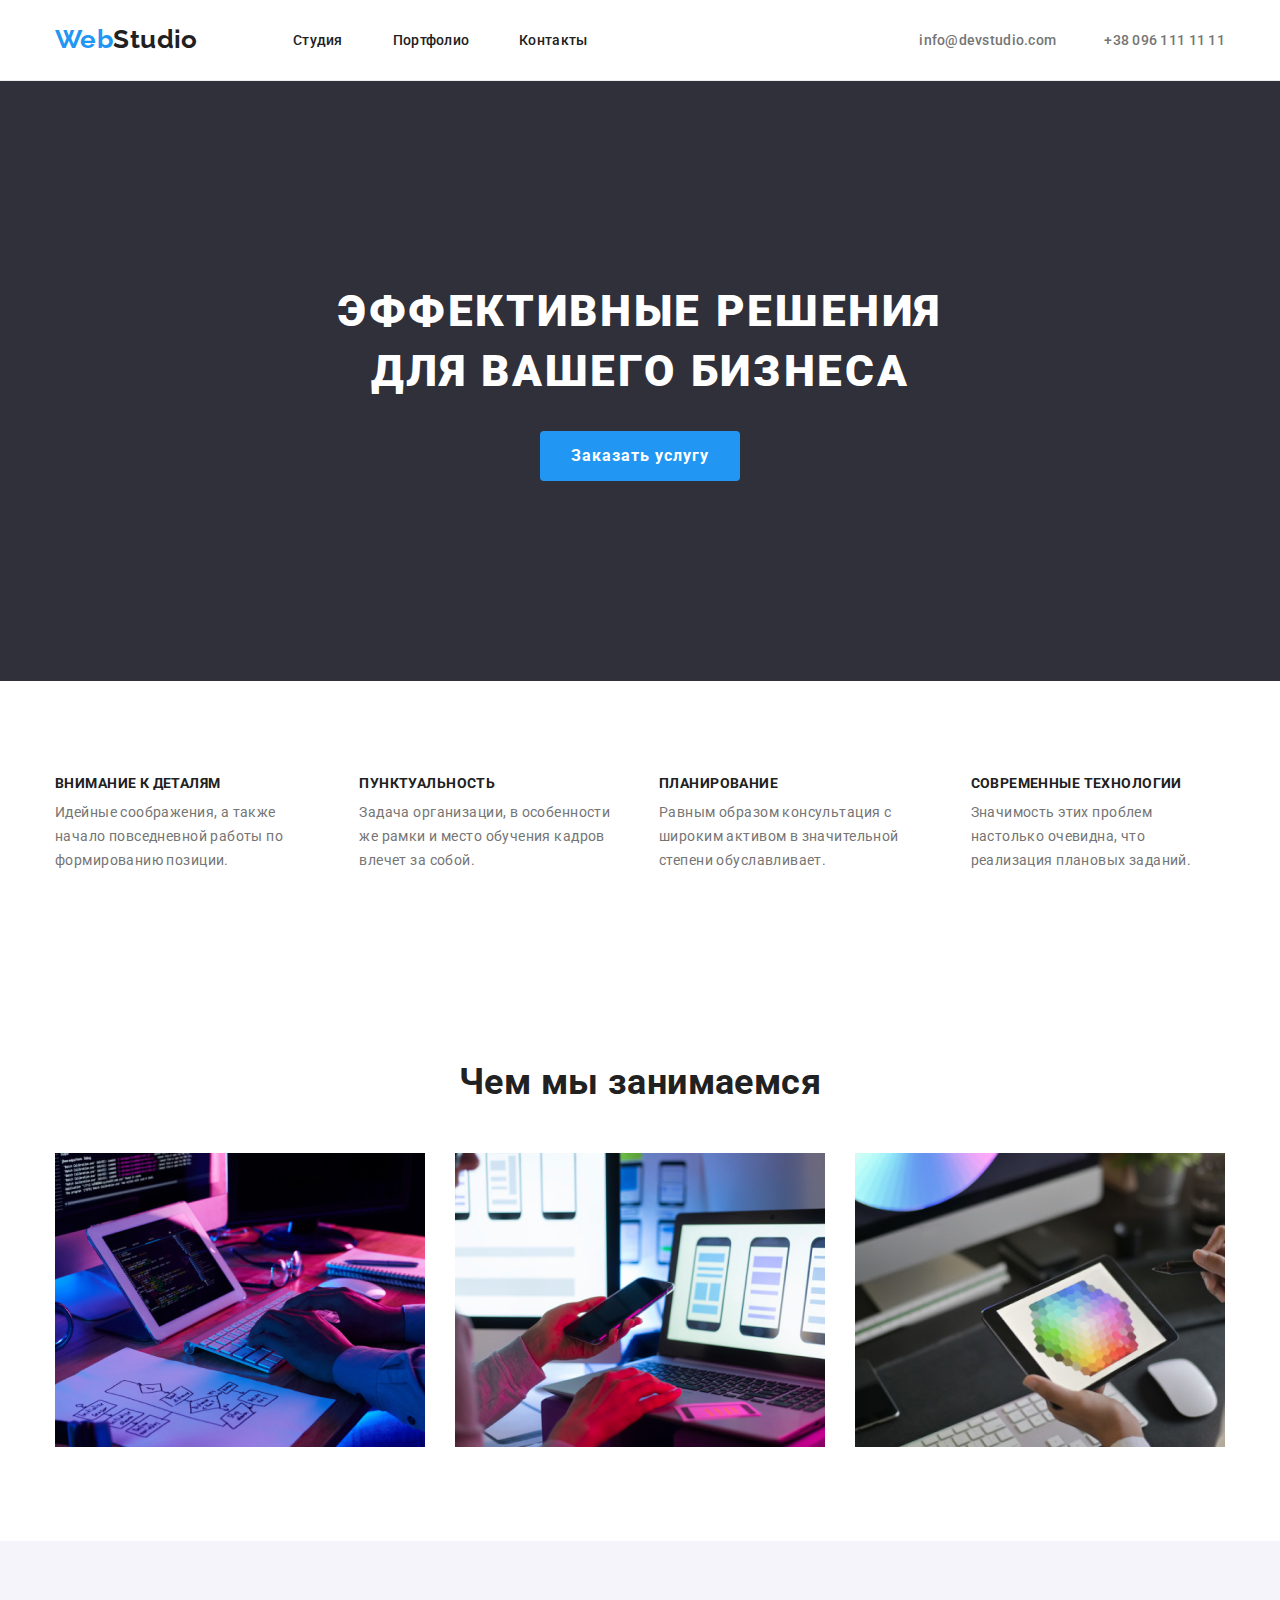
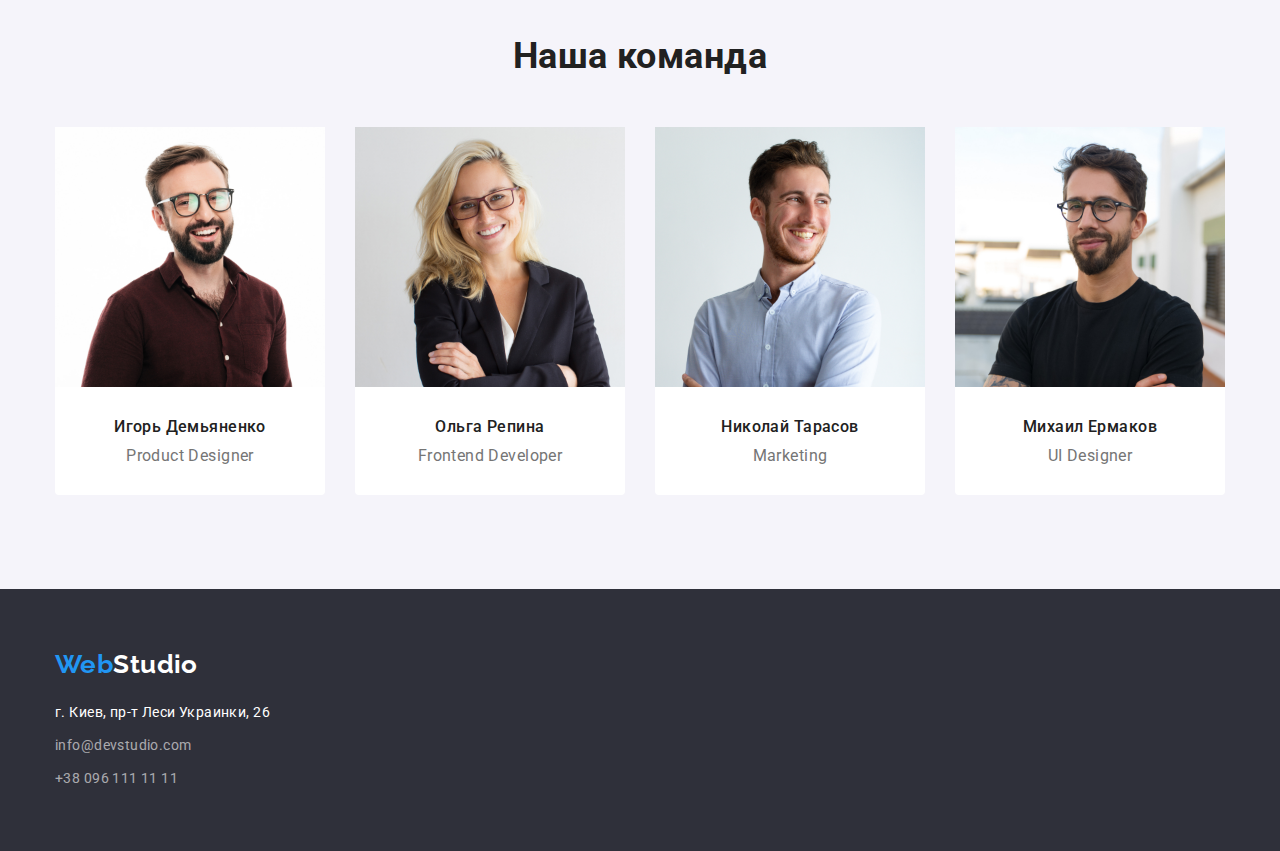
<file: index.html>
<!DOCTYPE html>
<html lang="ru">
  <head>
    <meta charset="UTF-8" />
    <meta name="viewport" content="width=device-width, initial-scale=1.0" />
    <title>Goit-markup-hw-03</title>
    <link 
    href="https://fonts.googleapis.com/css2?family=Raleway:wght@700&family=Roboto:wght@400;500;700;900&display=swap" 
    rel="stylesheet">
    <link rel="stylesheet" href="https://cdnjs.cloudflare.com/ajax/libs/modern-normalize/1.0.0/modern-normalize.css">
    <link rel="stylesheet" href="./css/style.css">
  </head>
  <body>
    <!-- Верхняя линия -->
    <header class="company-header">
      <div class="container">
        <nav class="position-flex">
          <!-- Название компании -->  
          <a href="index.html" class="logo link"> <span class="color-web">Web</span>Studio</a>
        
          <ul class="webstudio-nav list">
            <li class="item"><a href="./index.html" class="link studia">Студия</a></li>
            <li class="item"><a href="./portfolio.html" class="link portfolio">Портфолио</a></li>
            <li class="item"><a href="" class="link contakts">Контакты</a></li>
          </ul>
  
          <!-- Адресс компании линия(навигация) -->
          <address class="address-nav list">
              <a href="mailto:info@devstudio.com" class="link mail">info@devstudio.com</a>
              <a href="tel:+380961111111" class="link telefon">+38 096 111 11 11</a>
          </address>
          
        </nav>
      </div>
    </header>

    <main>
      <!-- <Шапка Блок банер Hero> -->
      <div class="hero">
        <section class="container">
          <h1 class="hero-title">Эффективные решения для вашего бизнеса</h1>
          <a href="" class="link button primary">Заказать услугу</a>
        </section>
      </div>

      <!-- Особенности -->
      <section class="section container">

        <ul class="feature list">
            <li class="item">
                <h3 class="title">Внимание к деталям</h3>
                <p class="description">
                   Идейные соображения, а также начало повседневной работы по формированию позиции.
                </p>
          </li>
          <li class="item">
                <h3 class="title">Пунктуальность</h3>
                <p class="description">
                    Задача организации, в особенности же рамки и место обучения кадров влечет за собой.
                </p>
            </li>
            <li class="item">
                <h3 class="title">Планирование</h3>
                <p class="description">
                    Равным образом консультация с широким активом в значительной степени обуславливает.
                </p>
            </li>
            <li class="item">
                <h3 class="title">Современные технологии</h3>
                <p class="description">
                    Значимость этих проблем настолько очевидна, что реализация плановых заданий.
                </p>
            </li>
        </ul>
      </section>

      <!-- Чем мы занимаемся -->
      <div class="container">
        <section class="section ">
          <h2 class="section-title">Чем мы занимаемся</h2>
  
          <ul class="work list">
            <li class="item">
              <img src="./images/img.jpg" alt="Компьютерное приложение" width="370"/>
            </li>
            <li class="item">
              <img src="./images/box2.jpg" alt="Мобильное приложение" width="370"/>
            </li>
            <li class="item">
              <img src="./images/box3.jpg" alt="Таблетка приложение" width="370"/>
            </li>
          </ul>
        </section>
      </div>

      <!-- Наша команда -->
    <section class="section all-team">
      <div class="container">
        <h2 class="section-title">Наша команда</h2>
        <ul class="team list">
            <li class="item">
              <img class="img-ramka" src="./images/foto1.jpg" alt="Компьютерное приложение" width="270"/>
              <h3 class="title">Игорь Демьяненко</h3>
                <p class="spetsialist">Product Designer</p>
            </li>
            <li class="item">
              <img class="img-ramka" src="./images/foto2.jpg" alt="Мобильное приложение" width="270"/>
              <h3 class="title">Ольга Репина</h3>
                <p class="spetsialist">Frontend Developer</p>
            </li>
            <li class="item">
              <img class="img-ramka" src="./images/foto3.jpg" alt="Таблетка приложение" width="270"/>
              <h3 class="title">Николай Тарасов</h3>
                <p class="spetsialist">Marketing</p>
            </li>
            <li class="item">
                <img class="img-ramka" src="./images/foto4.jpg" alt="Таблетка приложение" width="270"/>
                <h3 class="title">Михаил Ермаков</h3>
                  <p class="spetsialist">UI Designer</p>
            </li>
        </ul>
      </div>
    </section>
    </main>

    <!-- Футер Подвал -->
    <div class="footer">
      <footer class="container">
        <!-- Название компании -->  
        <a href="index.html" class="logo link"> <span class="color-web">Web</span><span class="color-studio">Studio</span></a>
        
        <!-- Адресс компании подвал -->  
        <address class="address-nav-footer list">
            <p class="address-footer">г. Киев, пр-т Леси Украинки, 26</p>
            <a href="mailto:info@devstudio.com" class="link mail">info@devstudio.com</a>
            <a href="tel:+380961111111" class="link telefon">+38 096 111 11 11</a>
        </address>
      </footer>
    </div>
  </body>
</html>
</file>
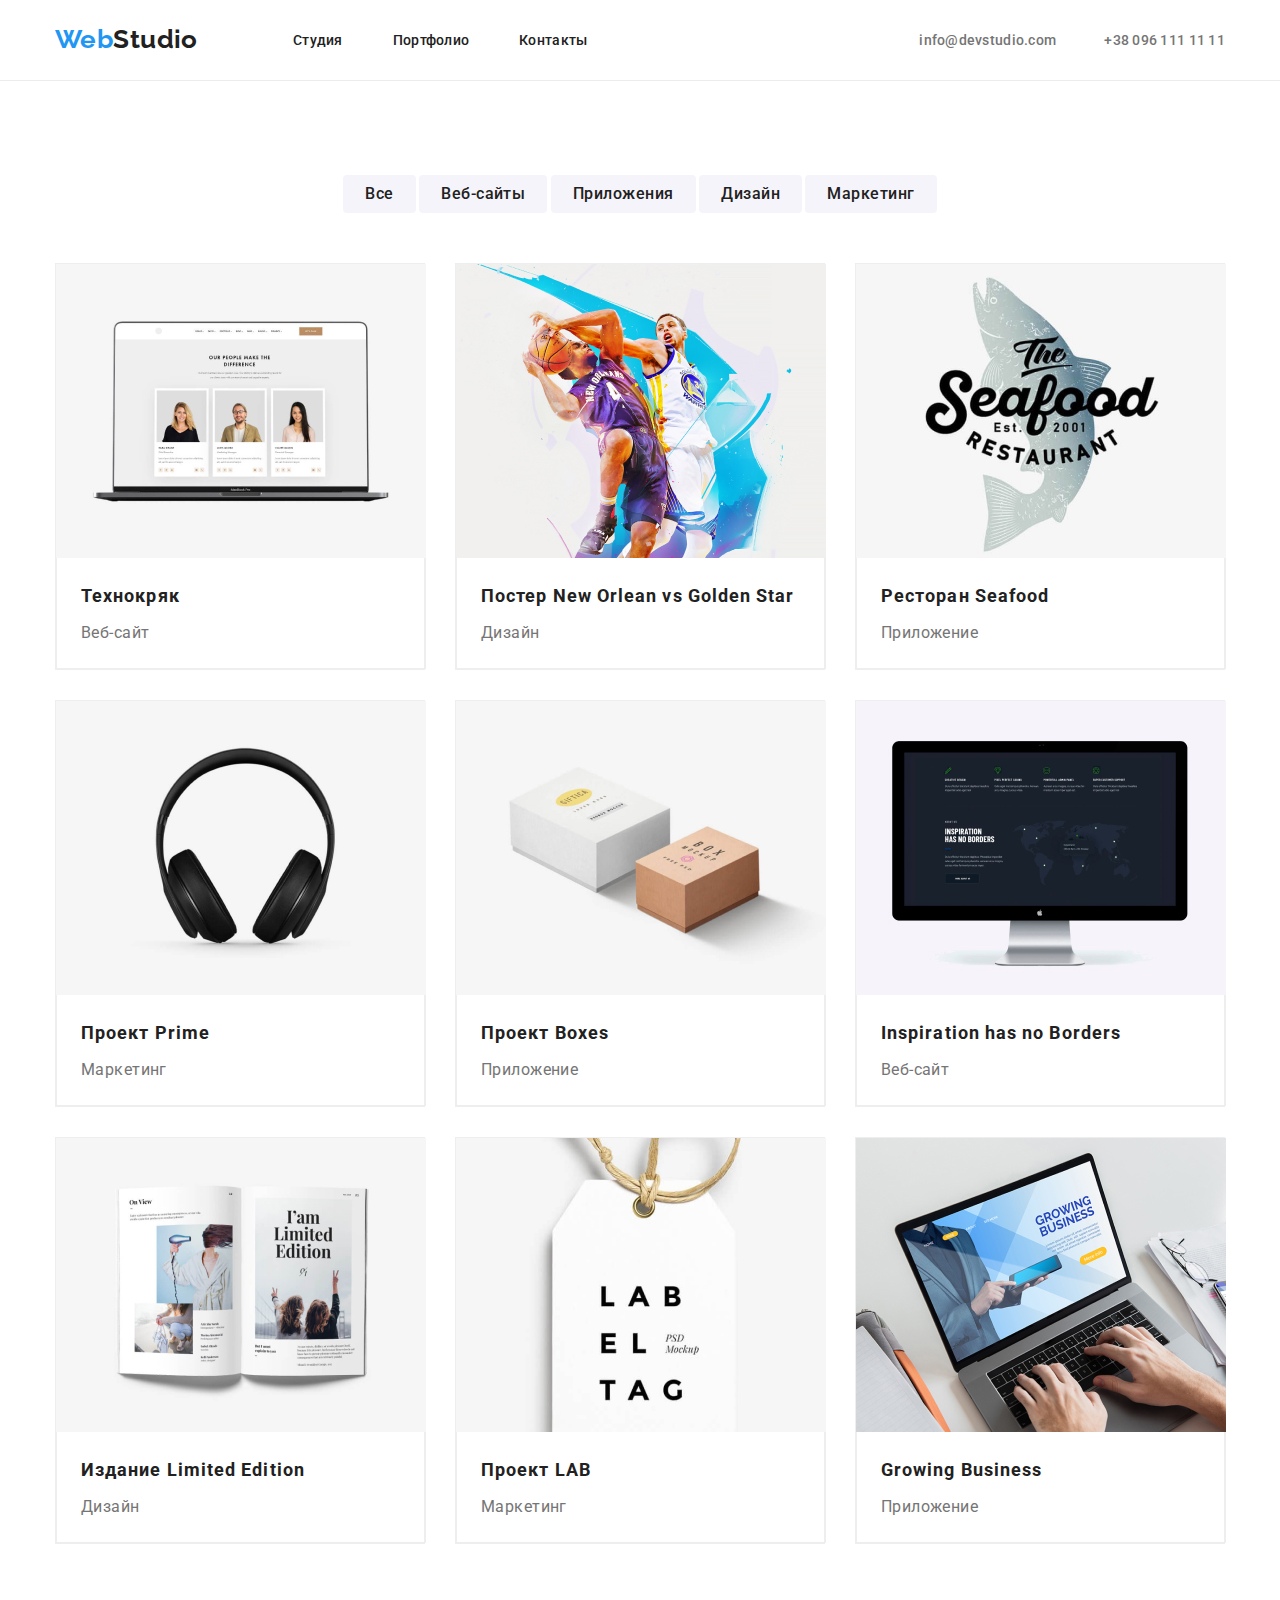
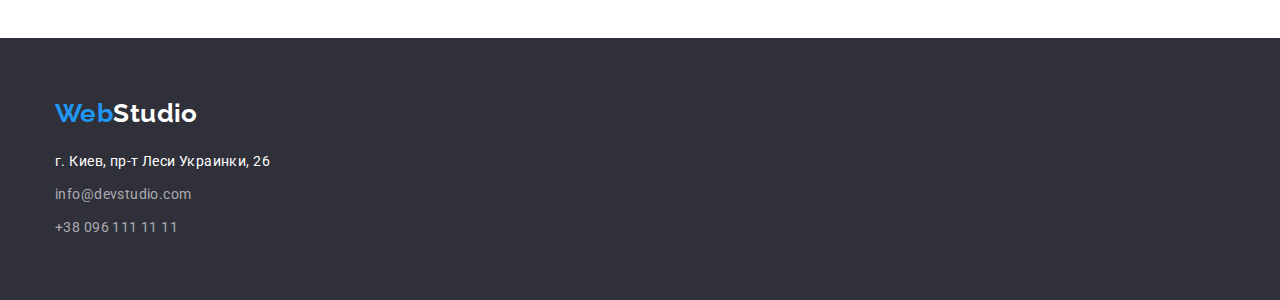
<file: portfolio.html>
<!DOCTYPE html>
<html lang="ru">
    <head>
        <meta charset="UTF-8" />
        <meta name="viewport" content="width=device-width, initial-scale=1.0" />
        <title>Goit-markup-hw-03</title>
        <link rel="stylesheet" href="https://cdnjs.cloudflare.com/ajax/libs/modern-normalize/1.0.0/modern-normalize.css">
        <link 
            href="https://fonts.googleapis.com/css2?family=Raleway:wght@700&family=Roboto:wght@400;500;700;900&display=swap" 
            rel="stylesheet">
        <link rel="stylesheet" href="./css/style.css">
    </head>

    <body>
        <!-- Верхняя линия -->
        <header class="company-header"> 
            <div class="container">
                <nav class="position-flex">
                  <!-- Название компании -->  
                  <a href="index.html" class="logo link"> <span class="color-web">Web</span>Studio</a>
                
                  <ul class="webstudio-nav list">
                    <li class="item"><a href="./index.html" class="link studia">Студия</a></li>
                    <li class="item"><a href="./portfolio.html" class="link portfolio">Портфолио</a></li>
                    <li class="item"><a href="" class="link contakts">Контакты</a></li>
                  </ul>
          
                  <!-- Адресс компании линия(навигация) -->
                  <address class="address-nav list">
                      <a href="mailto:info@devstudio.com" class="link mail">info@devstudio.com</a>
                      <a href="tel:+380961111111" class="link telefon">+38 096 111 11 11</a>
                  </address>
                  
                </nav>
            </div>
        </header>
        
        <main>
           <div class="container">
            <section class="filter">

                <h1 hidden>Наши работы</h1>
                <div class="filter-block">
                    <button class="button button-secondary" type="button">Все</button>
                    <button class="button button-secondary" type="button">Веб-сайты</button>
                    <button class="button button-secondary" type="button">Приложения</button>
                    <button class="button button-secondary" type="button">Дизайн</button>
                    <button class="button button-secondary" type="button">Маркетинг</button>
                </div>
                <ul class="project-filter list">
                    <li class="item-portfolio">
                        <a href=""> <img src="./images/img11.jpg" alt="сайт технокряк" width="370"></a>
                        <div class="card-name">
                            <h2 class="section-title leftside">Технокряк</h2>
                            <p class="gallery-portfolio">Веб-сайт</p>
                        </div>
                    </li>
                    <li class="item-portfolio">
                        <a href=""> <img src="./images/img1.jpg" alt="сайт технокряк" width="370"></a>
                        <div class="card-name">
                            <h2 class="section-title leftside">Постер New Orlean vs Golden Star</h2>
                            <p class="gallery-portfolio">Дизайн</p>
                        </div>
                    </li>
                    <li class="item-portfolio">
                        <a href=""> <img src="./images/img2.jpg" alt="сайт технокряк" width="370"></a>
                        <div class="card-name">
                            <h2 class="section-title leftside">Ресторан Seafood</h2>
                            <p class="gallery-portfolio">Приложение</p>
                        </div>
                    </li>
                    <li class="item-portfolio">
                        <a href=""> <img src="./images/img3.jpg" alt="сайт технокряк" width="370"></a>
                       <div class="card-name">
                        <h2 class="section-title leftside">Проект Prime</h2>
                        <p class="gallery-portfolio">Маркетинг</p>
                       </div>
                    </li>
                    <li class="item-portfolio">
                        <a href=""> <img src="./images/img4.jpg" alt="сайт технокряк" width="370"></a>
                        <div class="card-name">
                            <h2 class="section-title leftside">Проект Boxes</h2>
                            <p class="gallery-portfolio">Приложение</p>
                        </div>
                    </li>
                    <li class="item-portfolio">
                        <a href=""> <img src="./images/img5.jpg" alt="сайт технокряк" width="370"></a>
                        <div class="card-name">
                            <h2 class="section-title leftside">Inspiration has no Borders</h2>
                            <p class="gallery-portfolio">Веб-сайт</p>
                        </div>
                    </li>
                    <li class="item-portfolio">
                        <a href=""> <img src="./images/img6.jpg" alt="сайт технокряк" width="370"></a>
                        <div class="card-name">
                            <h2 class="section-title leftside">Издание Limited Edition</h2>
                            <p class="gallery-portfolio">Дизайн</p>
                        </div>
                    </li>
                    <li class="item-portfolio">
                        <a href=""> <img src="./images/img7.jpg" alt="сайт технокряк" width="370"></a>
                        <div class="card-name">
                            <h2 class="section-title leftside">Проект LAB</h2>
                            <p class="gallery-portfolio">Маркетинг</p>
                        </div>
                    </li>
                    <li class="item-portfolio">
                        <a href=""> <img src="./images/img8.jpg" alt="сайт технокряк" width="370"></a>
                        <div class="card-name">
                            <h2 class="section-title leftside">Growing Business</h2>
                             <p class="gallery-portfolio">Приложение</p>
                        </div>
                    </li>
                </ul>
            </section>
           </div>
        </main>

        <!-- Футер Подвал -->
        <div class="footer">
            <footer class="container">
              <!-- Название компании -->  
              <a href="index.html" class="logo link"> <span class="color-web">Web</span><span class="color-studio">Studio</span></a>
              
              <!-- Адресс компании подвал -->  
              <address class="address-nav-footer list">
                  <p class="address-footer">г. Киев, пр-т Леси Украинки, 26</p>
                  <a href="mailto:info@devstudio.com" class="link mail">info@devstudio.com</a>
                  <a href="tel:+380961111111" class="link telefon">+38 096 111 11 11</a>
              </address>
            </footer>
        </div>
    </body>
</html>
</file>
<file: css/style.css>
/* цвет основного текста #757575; */
/* вторичный цвет текста  rgba(255, 255, 255, 0.6); */
/* белый #FFFFFF  */
/* акцент #2196F3; */
/* тайтл #212121; */
/* цвет фона Hero и футер #2F303A; */
/* вторичный цвет фона #F5F4FA; */

:root 
    {
        --primary-text-color: #757575;
        --secondary-text-color: rgba(255, 255, 255, 0.6);
        --primary-white-color: #ffffff;
        --accent-color: #2196F3;
        --title-text-color: #212121;
        --background-color: #2F303A;
        --secondary-background-color: #F5F4FA;
    
}

/* ============= Body ============= */

/* logo Текст размер */
.logo {
font-family: Raleway, sans-serif;
font-style: normal;
font-weight: 700;
font-size: 26px;
line-height: 1.192;
width: 145px;
/* Блочная модель + flex */
padding-top: 24px;
padding-bottom: 25px;
margin-right: 93px;
}
/* logo Цвет */
.color-web {
  color: var(--accent-color);
}
.color-studio {
  color: var(--primary-white-color);
}

.list {
  list-style: none;
  padding-left: 0px;
  margin: 0px auto;
}
 /* Блочная модель + flex */
.item:not(:last-child) {
  margin-right: 30px; 
}
img {
  display: block;
}

.link {
text-decoration: none;
}

body {
  background-color: var(--primary-white-color);
  color: var(--primary-text-color);

  /* body Текст размер */
    font-family: Roboto, sans-serif;
    letter-spacing: 0.03em;
    font-size: 14px;
    line-height: 1.714;
  }
  /* address Текст размер  */
    .address-nav,
    .address-nav-footer {
      font-style: normal;
  }

  /* section title h2,h3 Текст размер */
    .section-title,
    .team .title,
    .spetsialist {
      text-align: center;
 }

 .container {
  width: 1200px;
  padding-left: 15px;
  padding-right: 15px;
  margin: 0 auto; 
 }

 .address-nav .mail {
  width: 135px;
 }

/* ============= Body END ============= */


/* ======= Site nav and Header ======= */
.company-header {
  border-bottom: 1px solid #ECECEC;
}

.webstudio-nav .link,
.logo {
  color: var(--title-text-color);
}

.webstudio-nav .link:hover,
.webstudio-nav .link:focus { 
  color: var(--accent-color); 
}

.address-nav .link {
  color: var(--primary-text-color);
}

.address-nav .link:hover,
.adsress-nav .link:focus { 
  color: var(--accent-color); 
}

/* Site nav Текст размер */
.webstudio-nav {
  width: 294px;
}
.webstudio-nav,
.address-nav {
  font-size: 14px;
  font-weight: 500;
  letter-spacing: 0.02em;
  line-height: 1.143;
  /* Бллочная модель + flex */
  display: flex;
  margin: 0px;
  padding: 32px 0px;
}
.address-nav {
  margin-left: auto;
}
.webstudio-nav .item:not(:last-child) { 
margin-right: 50px;
}
.address-nav a.link:not(:last-child) { 
  margin-right: 50px;
}

 /* Position-flex Блочная модель + flex */
.position-flex {
  display: flex;
  align-items: center;
  padding: 0px;
}
/* ======= Site nav END ======= */


/* ======= Hero Шапка Блок банер ======= */
.hero-title {
  color: var(--primary-white-color);
  
  /* Hero Текст размер*/
  width: 696px;
  font-weight: 900;
  font-size: 44px;
  line-height: 1.364;
  letter-spacing: 0.06em;
  text-transform: uppercase;
  /*Hero Блочная модель*/
  margin: 0 auto 30px;
}

.hero {
  background-color: var(--background-color);
  padding: 200px 0px;
  text-align: center;
}

/* ======= Hero Шапка Блок банер END ======= */


/* ======= all-team ======= */
.all-team {
  background-color: var(--secondary-background-color);
}

/*all-team Текст размер и portfolio */
.spetsialist { 
font-size: 16px;
line-height: 1.188;
/* Блочная модель + flex */
padding-bottom: 30px;
margin-top: 0px;
margin-bottom: 0px;
}

.gallery-portfolio {
  font-size: 16px;
  line-height: 1.875;
  margin: 0px;
  padding: 0px 24px 20px;
  width: 370px;
}
/* ======= all-team END ======= */


/* ======= Button ======= */
.button {
  color: var(--title-text-color);
  background-color: var(--secondary-background-color);
  
  /* button Текст размер */
  font-weight: 500;
  font-size: 16px;
  line-height: 1.625;
  text-align: center;
  border-radius: 4px;
  padding: 10px 31px;
} 

.button:hover,
.button:focus {
  color: var(--primary-white-color);
  background-color: var(--accent-color);
}
.button.primary {
  display: inline-block;
  color: var(--primary-white-color);
  background-color: var(--accent-color);
  
  /* button primary Текст размер */
  font-weight: 700;
  font-size: 16px;
  line-height: 1.875;
  letter-spacing: 0.06em;
  width: 200px;
}
.button-secondary {
  padding: 6px 22px;
  border-width: 0px;
  letter-spacing: 0.03em;
}
/* ======= Button END======= */


/* ======= SECTION ======= */

.section {
  padding-bottom: 94px;
}
/* Section title h2*/
.section-title {
  color: var(--title-text-color);

  /* Section title h2 Текст размер */
font-weight: 700;
font-size: 36px;
line-height: 1.167;

/* section-title Блочная модель + flex */ 
margin: 0px auto 50px;
}

/* Section title h3*/
.section .title {
  color: var(--title-text-color);
  font-weight: 500;
  font-size: 16px;
  line-height: 1.189;
  /* Блочная модель + flex */
  margin: 30px 0px 10px;
  
}

/* feature list Текст размер */
.feature .title {
  font-weight: 700;
  font-size: 14px;
  line-height: 1.143;
  text-transform: uppercase;
  margin: 0px;
}

/* feature Блочная модель + flex */
.feature,
.section-title {
  padding-top: 94px;
}

.description {
  margin-top: 10px;
  margin-bottom: 0px;
}
.work,
.team,
.feature {
  display: flex;
}
.team .item {
 background-color: var(--primary-white-color); 
 border-radius: 0px 0px 4px 4px;
}
.img-ramka {
  border-radius: 0px;
}
/* ======= SECTION END ======= */

/* Footer */

.address-footer {
  color: var(--primary-white-color);
  margin: 20px 0px 9px;
}
.footer {
  padding-top: 60px;
  padding-bottom:  60px;
  background-color: var(--background-color);
}
.address-nav-footer .link {
  color: var(--secondary-text-color);
  display: block;
}
.footer .logo {
  margin: 0px;
}
.footer .mail {
  margin-bottom: 9px;
}

/* ======= PORTFOLIO ======= */
  /* section title h2,h3 Текст размер */
.leftside{ 
  text-align: inherit;
  font-size: 18px;
  line-height: 2;
  letter-spacing: 0.06em;
  padding: 20px 24px 0px;
  margin-bottom: 4px;
  width: 370px;
}

/* filter Блочная модель и flex */
.filter {
  padding-top: 94px;
  padding-bottom: 94px;
}
.filter-block {
  margin: 0px 0px 50px;
  text-align: center;
}
.project-filter {
  display: flex;
  flex-wrap: wrap;
}
.item-portfolio {
  width: calc((100% - 60px) / 3);
  border: 1px solid #EEEEEE;
}
.item-portfolio:not(:nth-child(3n)) {
  margin-right: 30px;
}
.item-portfolio:not(:nth-last-child(-n +3)) {
  margin-bottom: 30px;
}

.card-name {
  border-left: 1px solid #EEEEEE;
  border-right: 1px solid #EEEEEE;
  border-bottom: 1px solid #EEEEEE;
  width: 370px;
}
</file>
